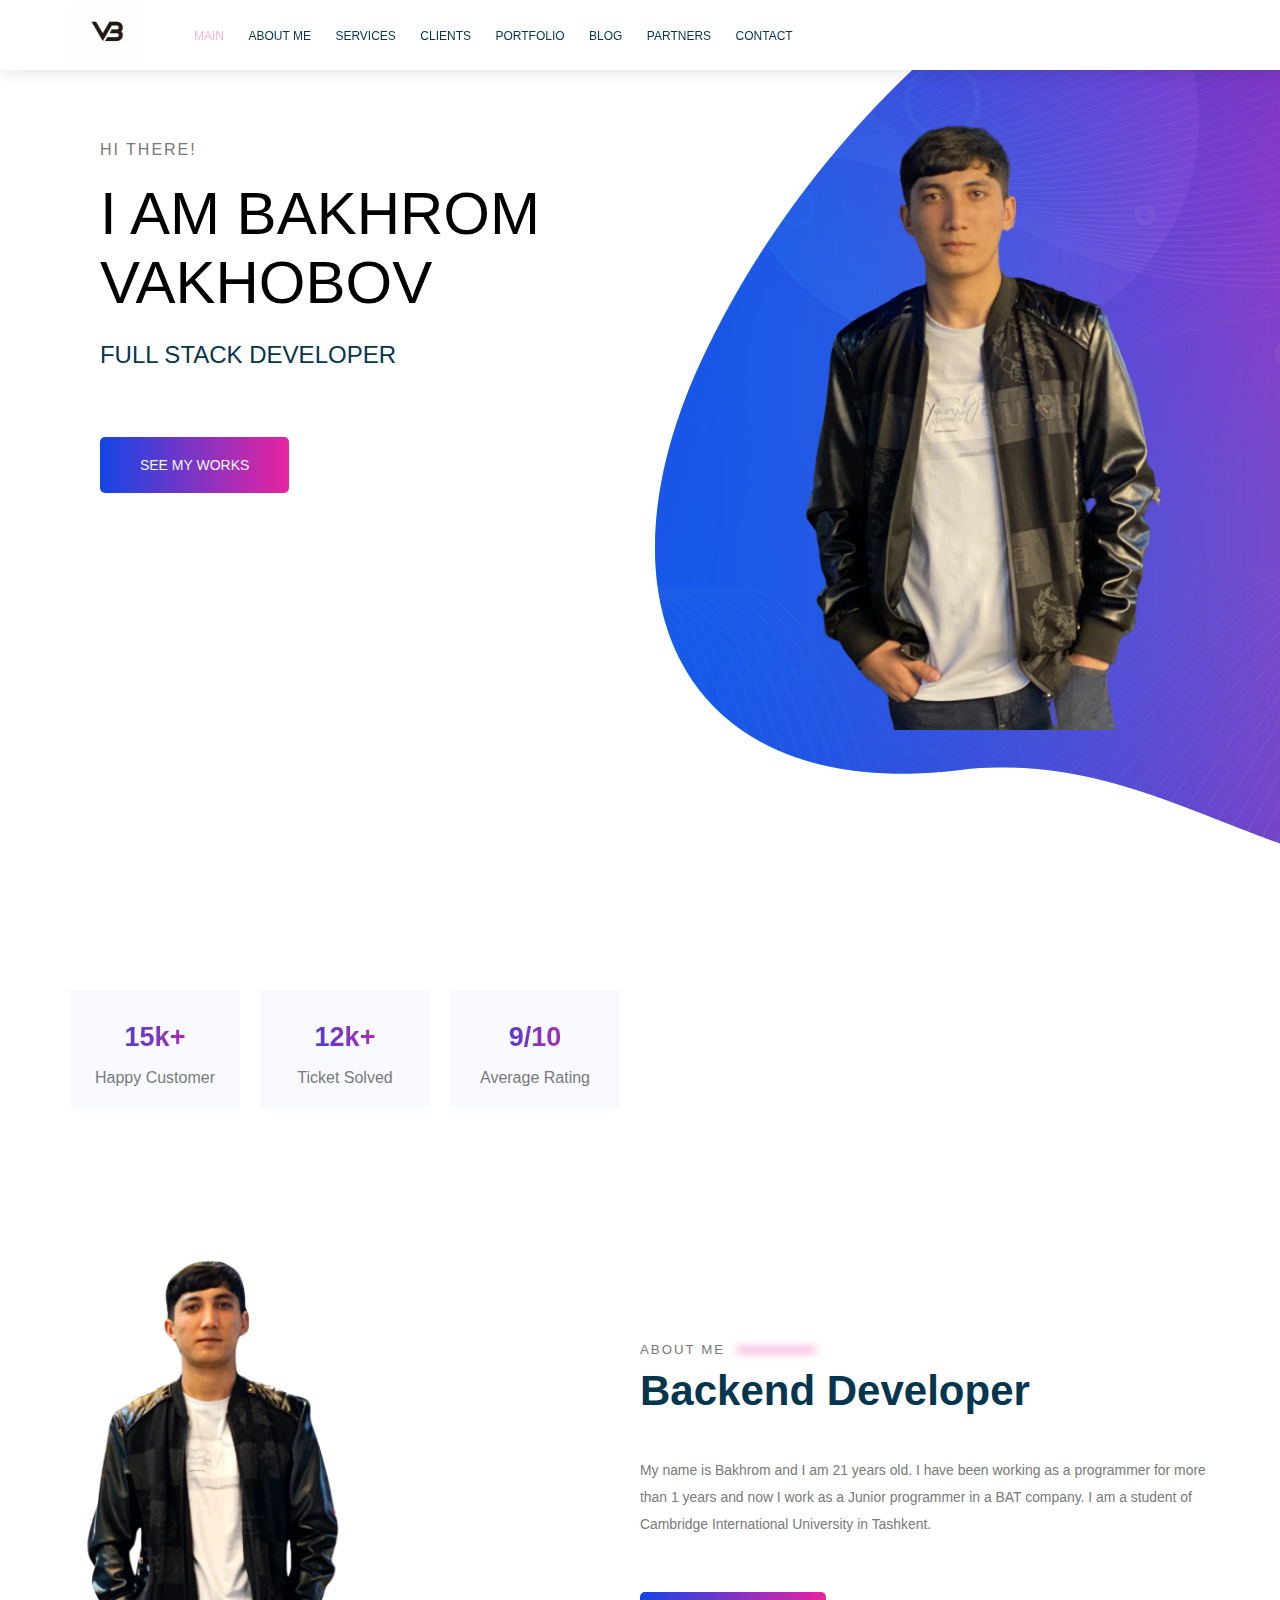
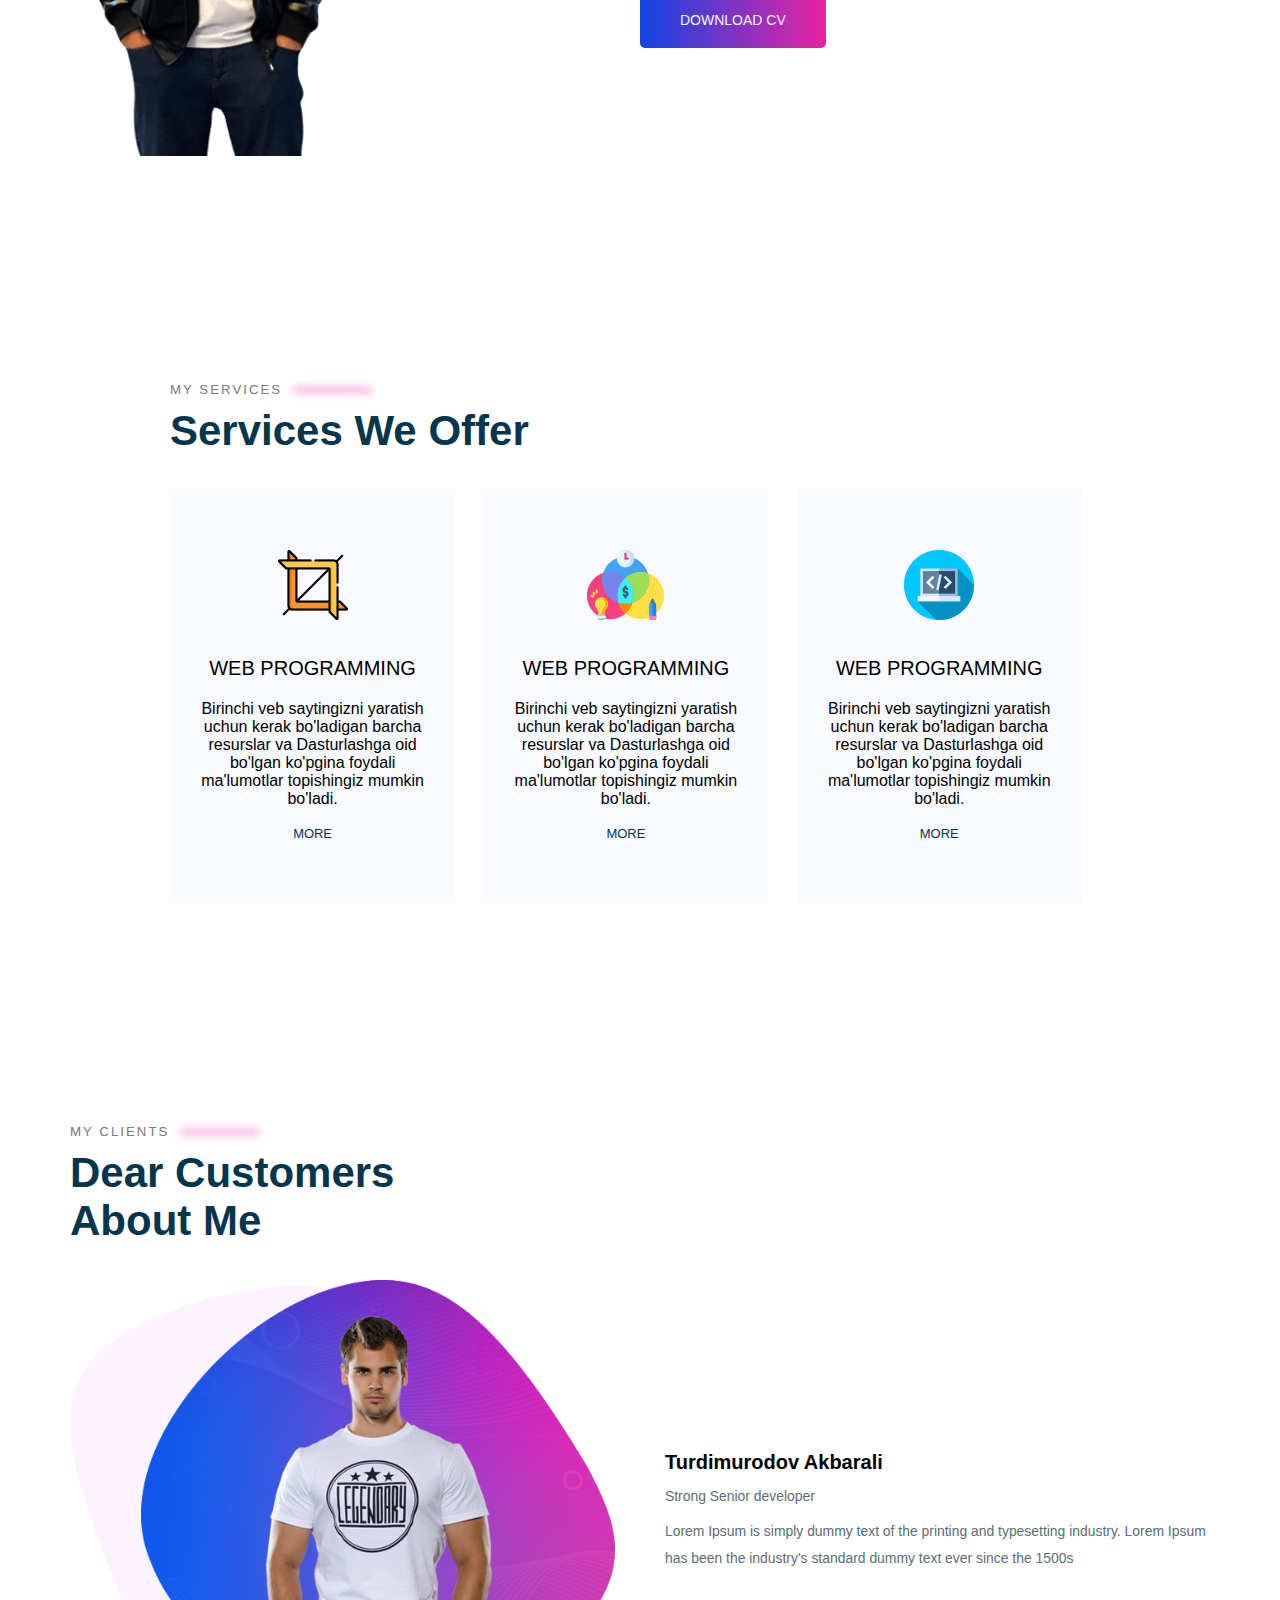
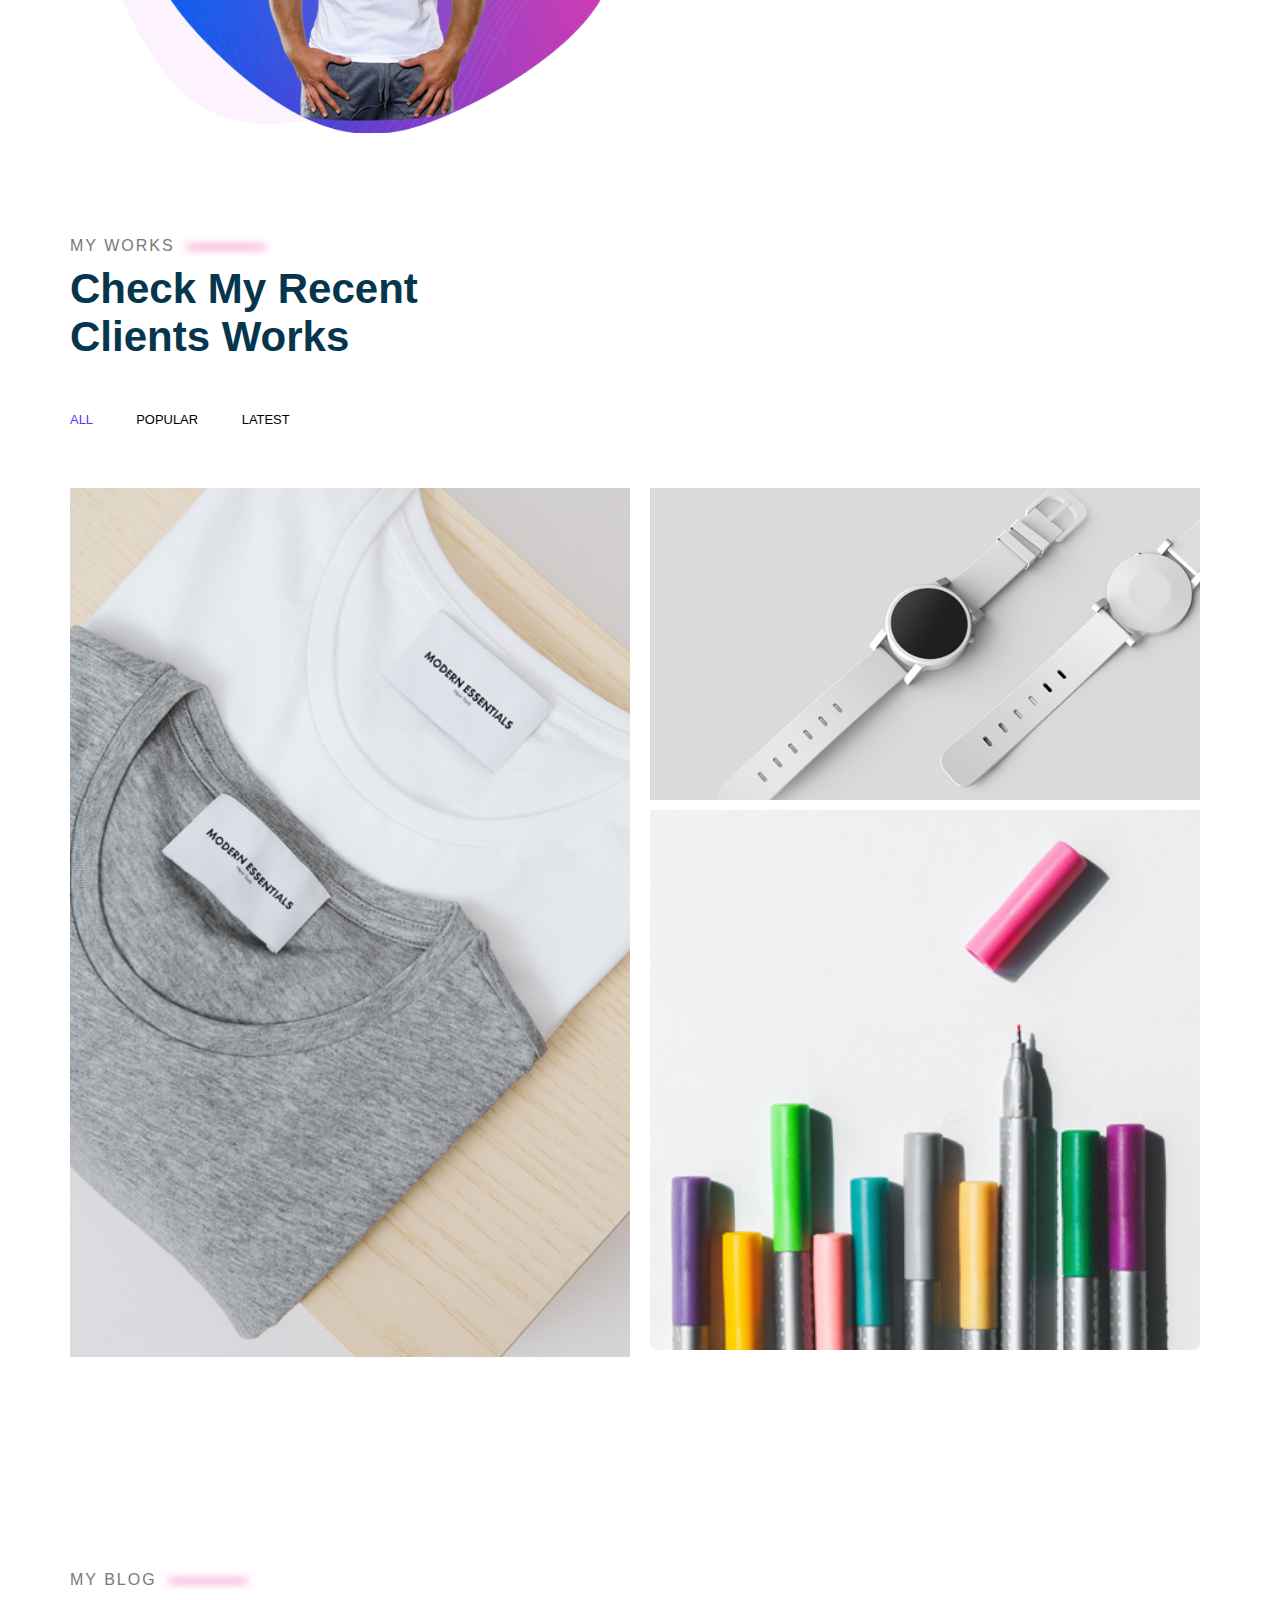
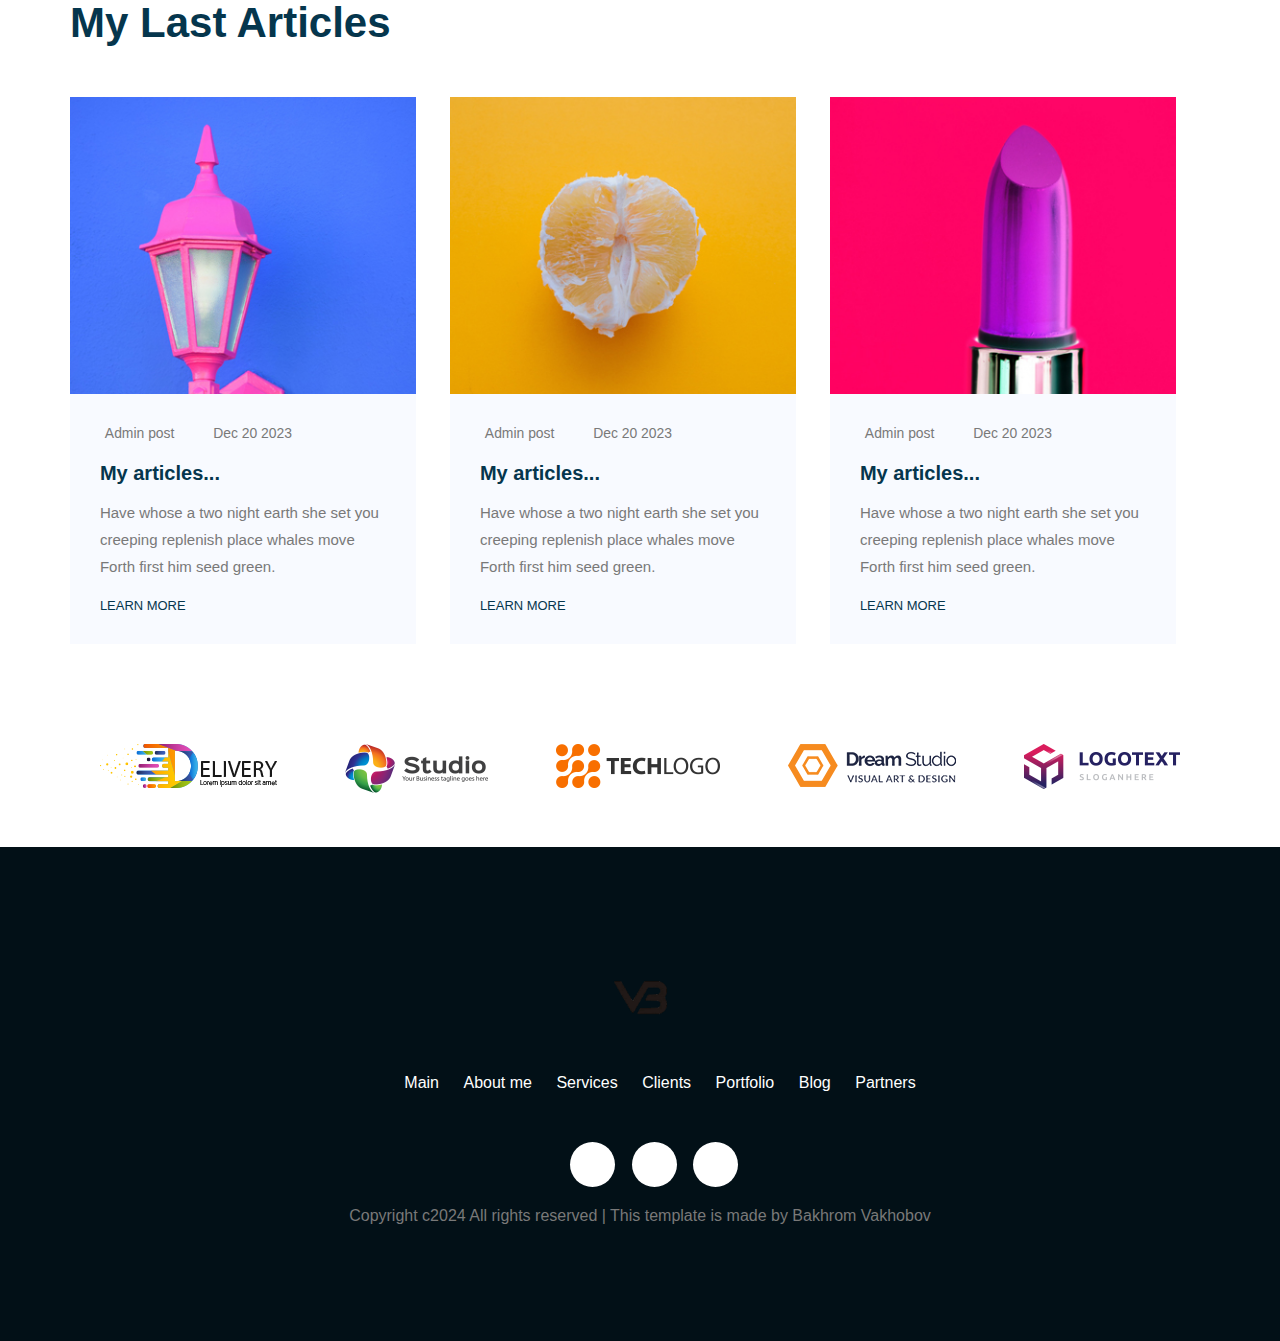
<file: index.html>
<!DOCTYPE html>
<html>
    <head>

        <title>Portfolio</title>
        <meta name="viewport" content="width=device-width, initial-scale=1.0">
        <link rel="stylesheet" href="https://cdnjs.cloudflare.com/ajax/libs/font-awesome/6.5.1/css/all.min.css" integrity="sha512-DTOQO9RWCH3ppGqcWaEA1BIZOC6xxalwEsw9c2QQeAIftl+Vegovlnee1c9QX4TctnWMn13TZye+giMm8e2LwA==" crossorigin="anonymous" referrerpolicy="no-referrer" />
        <link rel="stylesheet" href="./cssfile/share.css">
        <link rel="stylesheet" href="./cssfile/main.css">
    </head>
    <body>
        <header class="main-header">
            <div class="container">
                <div class="main-header__brand">
                    <a href="porfolio.html">
                        <img src="./images/logo1.png" alt="Logo">
                    </a>
                </div>
                <nav class="main-navigation">
                    <ul class="main-navigation__items">
                        <li class="main-navigation__item active">
                            <a href="#main-section">Main</a>
                        </li>
                        <li class="main-navigation__item">
                            <a href="#about-me">About me</a>
                        </li>
                        <li class="main-navigation__item">
                            <a href="#services">Services</a>
                        </li>
                        <li class="main-navigation__item">
                            <a href="#clients">Clients</a>
                        </li>
                        <li class="main-navigation__item">
                            <a href="#portfolio">Portfolio</a>
                        </li>
                        <li class="main-navigation__item">
                            <a href="#blog">Blog</a>
                        </li>
                        <li class="main-navigation__item">
                            <a href="#Partners">Partners</a>
                        </li>
                        <li class="main-navigation__item">
                            <a href="./contact.html">Contact</a>
                        </li>
                    </ul>
                </nav>  
            </div>
        </header>
        <!-- main section -->
        <div class="main-banner">
            <div class="container">
                <section id="main-section" class="main-section">
                    <div class="main-section__info">
                        <h4 class="main-section__hi to-uppercase">Hi there!</h4>
                        <h1 class="main-section__me to-uppercase">I am Bakhrom Vakhobov</h1>
                        <h3 class="main-section__position to-uppercase">Full Stack developer</h3>
                        <div class="main-section__social-networks">
                            <a href="https://t.me/Bahrom_Vaxobov">
                                <i class="fab fa-telegram"></i>
                            </a>
                            <a href="https://twitter.com/VahobovBahrom">
                                <i class="fab fa-twitter"></i>
                            </a>
                            <a href="https://www.instagram.com/vakhobovbahrom">
                                <i class="fab fa-instagram"></i>
                            </a>
                            <a href="https://www.facebook.com/bahrom.vahobov.528">
                                <i class="fab fa-facebook"></i>
                            </a>
                        </div>
                        <a href="https://github.com/Vakhobov/" style="text-decoration: none;">
                            <button type="button" class="button main-section__action to-uppercase">See my works</button>
                          </a>
                          
            
                    </div>
                    <div class="main-section__image">
                    <img src="./images/photome.png" alt="my image">
                    </div>
                </section>
                <div class="clearfix"></div>
            </div>
        </div>

    <!-- statistics -->
       <div class="container">
          <section class="statistics" id="statistics">
             <div class="statistics_item">
                <h3 class="statistics_number">15k+</h3>
                <p class="statistics_title">Happy Customer</p>
             </div>
             <div class="statistics_item">
                <h3 class="statistics_number">12k+</h3>
                <p class="statistics_title">Ticket Solved</p>
             </div>
             <div class="statistics_item">
                <h3 class="statistics_number">9/10</h3>
                <p class="statistics_title">Average Rating</p>
             </div>
          </section>
       </div>

        <!-- about me -->
        <div class="container">
            <section id="about-me" class="about-me">
                <div class="about-me__image">
                    <img src="./images/photo2.png" alt="About me" style="width: 300px;">
                </div>
                <div class="about-me__info">
                    <h5 class="section-subtitle">About me <span class="blur-line"></span></h5>
                    <h3 class="section-title">
                        Backend developer
                    </h3>
                    <p class="about-me__description">
                        My name is Bakhrom and I am 21 years old. I have been working as a programmer for more than 1 years and now I work as a Junior programmer in a BAT company. I am a student of Cambridge International University in Tashkent.
                    </p>
                    <a href="My_CV.pdf" download="My_CV.pdf" style="text-decoration: none;">
                        <button type="button" class="button to-uppercase about-me__action">
                            Download CV
                        </button>
                    </a>
                    
                </div>
            </section>
            <div class="clearfix"></div>
        </div>

         <!-- services -->
         <div class="container">
            <section id="services" class="services">
                <h5 class="section-subtitle">My Services <span class="blur-line"></span></h5>
                <h2 class="section-title">Services we offer</h2>
                <div class="services__cards">
                    <div class="service-card">
                        <img src="images/service-1.png" alt="service-1">
                        <h5 class="service-card__title">Web programming</h5>
                        <p class="service-card__descripption">Birinchi veb saytingizni yaratish uchun kerak bo'ladigan barcha resurslar va Dasturlashga oid bo'lgan ko'pgina foydali ma'lumotlar topishingiz mumkin bo'ladi.</p>
                        <a href="#" class="service-card__link">More</a>
                    </div>
                    <div class="service-card">
                        <img src="images/service-2.png" alt="service-3">
                        <h5 class="service-card__title">Web programming</h5>
                        <p class="service-card__descripption">Birinchi veb saytingizni yaratish uchun kerak bo'ladigan barcha resurslar va Dasturlashga oid bo'lgan ko'pgina foydali ma'lumotlar topishingiz mumkin bo'ladi.</p>
                        <a href="#" class="service-card__link">More</a>
                    </div>
                    <div class="service-card">
                        <img src="images/service-3.png" alt="service-3">
                        <h5 class="service-card__title">Web programming</h5>
                        <p class="service-card__descripption">Birinchi veb saytingizni yaratish uchun kerak bo'ladigan barcha resurslar va Dasturlashga oid bo'lgan ko'pgina foydali ma'lumotlar topishingiz mumkin bo'ladi.</p>
                        <a href="#" class="service-card__link">More</a>
                    </div>
                </div>
            </section>
        </div>
        

         <!-- clients -->
        <div class="container">
            <section id="clients" class="clients">
                <h5 class="section-subtitle">My Clients <span class="blur-line"></span></h5>
                <h2 class="section-title">Dear Customers <br> about me</h2>
                <div class="client-items">
                    <div class="client-item">
                        <div class="client-item__image">
                            <img src="./images/meblue.png" alt="Client image">
                        </div>
                        <div class="client-item__info">
                            <h3 class="client-item__name">Turdimurodov Akbarali</h3>
                            <p class="client-item__position">Strong Senior developer</p>
                            <p class="client-item__review">Lorem Ipsum is simply dummy text of the printing and typesetting industry. Lorem Ipsum has been the industry's standard dummy text ever since the 1500s</p>
                            <div class="client-item__rate">
                                <i class="fas fa-star"></i>
                                <i class="fas fa-star"></i>
                                <i class="fas fa-star"></i>
                                <i class="fas fa-star"></i>
                                <i class="fas fa-star disabled"></i>
     
                            </div>
                        </div>
                    </div>
                </div>
    
            </section>
            <div class="clearfix"></div>
        </div>

        <!-- Portfolio section -->
        <div class="container">
            <section id="portfolio" class="portfolio">
                <div class="section-subtitle">
                    My works
                    <span class="blur-line"></span>
                </div>
                <div class="section-title">
                    Check my recent<br>
                    clients works
                </div>
                <ul class="portfolio-filters">
                    <li class="active">
                        All
                    </li>
                    <li>
                        Popular
                    </li>
                    <li>
                        Latest
                    </li>
                </ul>
                <div class="portfolio-items">
                    <div class="portfolio-item portfolio-item-1">
                        <img src="./images/portfolio-1.jpg" alt="Portfolio image 1" class="portfolio-item__image">
                        <div class="portfolio-item__overlay"></div>
                        <div class="portfolio-item__info">
                            <h4>
                                <a href="#">Portolio item 1</a>
                            </h4>
                            <p>
                                About me
                            </p>
                        </div>
                    </div>
                    <div class="portfolio-item portfolio-item-2">
                        <img src="./images/portfolio-2.jpg" alt="Portfolio image 2" class="portfolio-item__image">
                        <div class="portfolio-item__overlay"></div>
                        <div class="portfolio-item__info">
                            <h4>
                                <a href="#">Portolio item 2</a>
                            </h4>
                            <p>
                                About me
                            </p>
                        </div>
                    </div>
                    <div class="portfolio-item portfolio-item-3">
                        <img src="./images/portfolio-3.jpg" alt="Portfolio image 3" class="portfolio-item__image">
                        <div class="portfolio-item__overlay"></div>
                        <div class="portfolio-item__info">
                            <h4>
                                <a href="#">Portolio item 3</a>
                            </h4>
                            <p>
                                About me
                            </p>
                        </div>
                    </div>
                </div>
            </section>
        </div>
        <!-- /Portfolio section -->

           <!-- blog -->

        <div class="container">
            <section id="blog" class="blog">
                <div class="section-subtitle">
                    My blog
                    <span class="blur-line"></span>
                </div>
                <div class="section-title">
                   My Last articles
                </div>
                <div class="blog-items">
                    <div class="blog-item">
                        <div class="blog-item__image">
                            <img src="./images/blog-1.jpg" alt="blog-1">
                        </div>
                        <div class="blog-item__info">
                            <div class="blog-item__main-info">
                                <span class="blog-item__author">
                                    <i class="fa fa-user"></i>
                                    Admin post
                                </span>
                                <i class="fa fa-calendar"></i>
                                <span class="blog-item__date">Dec 20 2023</span>
                            </div>
                            <h5 class="blog-item__title">My articles...</h5>
                            <p class="blog-item__description">
                                Have whose a two night earth she set you creeping replenish place whales move Forth first him seed green.
                            </p>
                            <a class="blog-item__learn-more">Learn more</a>
                        </div>
                    </div>
                    <div class="blog-item">
                        <div class="blog-item__image">
                            <img src="./images/blog-2.jpg" alt="blog-2">
                        </div>
                        <div class="blog-item__info">
                            <div class="blog-item__main-info">
                                <span class="blog-item__author">
                                    <i class="fa fa-user"></i>
                                    Admin post
                                </span>
                                <i class="fa fa-calendar"></i>
                                <span class="blog-item__date">Dec 20 2023</span>
                            </div>
                            <h5 class="blog-item__title">My articles...</h5>
                            <p class="blog-item__description">
                                Have whose a two night earth she set you creeping replenish place whales move Forth first him seed green.
                            </p>
                            <a class="blog-item__learn-more">Learn more</a>
                        </div>
                    </div>
                    <div class="blog-item">
                        <div class="blog-item__image">
                            <img src="./images/blog-3.jpg" alt="blog-3">
                        </div>
                        <div class="blog-item__info">
                            <div class="blog-item__main-info">
                                <span class="blog-item__author">
                                    <i class="fa fa-user"></i>
                                    Admin post
                                </span>
                                <i class="fa fa-calendar"></i>
                                <span class="blog-item__date">Dec 20 2023</span>
                            </div>
                            <h5 class="blog-item__title">My articles...</h5>
                            <p class="blog-item__description">
                                Have whose a two night earth she set you creeping replenish place whales move Forth first him seed green.
                            </p>
                            <a class="blog-item__learn-more">Learn more</a>
                        </div>
                    </div>
                </div>
            </section>
        </div>
         <!-- partners -->
        <div class="container">
            <section id="Partners" class="partners">
               <div class="partner">
                 <img src="./images/partner-1.png">
               </div>
               <div class="partner">
                <img src="./images/partner-2.png">
              </div>
              <div class="partner">
                <img src="./images/partner-3.png">
              </div>
              <div class="partner">
                <img src="./images/partner-4.png">
              </div>
              <div class="partner">
                <img src="./images/partner-5.png">
              </div>
            </section>
        </div>
         <!-- footer -->
        <footer class="footer">
           <div class="container">
                <div class="footer__brand" style="color: antiquewhite;">
                    <img src="./images/real-logo.png" alt="logo">
                </div>
                <nav class="footer-navigation">
                    <ul class="footer-navigation__items">
                        <li class="footer-navigation__item">
                            <a href="#main-section">Main</a>
                        </li>
                        <li class="footer-navigation__item">
                            <a href="#about-me">About me</a>
                        </li>
                        <li class="footer-navigation__item">
                            <a href="#services">Services</a>
                        </li>
                        <li class="footer-navigation__item">
                            <a href="#clients">Clients</a>
                        </li>
                        <li class="footer-navigation__item">
                            <a href="#portfolio">Portfolio</a>
                        </li>
                        <li class="footer-navigation__item">
                            <a href="#blog">Blog</a>
                        </li>
                        <li class="footer-navigation__item">
                            <a href="#Partners">Partners</a>
                        </li>
                    </ul>
                </nav>
                <ul class="footer__socials">
                     <li class="footer__social">
                        <a href="https://t.me/Bahrom_Vaxobov">
                            <i class="fab fa-telegram"></i>
                        </a>
                     </li>
                     <li class="footer__social">
                        <a href="https://www.instagram.com/vakhobovbahrom">
                            <i class="fab fa-instagram"></i>
                        </a>
                     </li>
                     <li class="footer__social">
                        <a href="https://twitter.com/VahobovBahrom">
                            <i class="fab fa-twitter"></i>
                        </a>
                     </li>
                </ul>
                <p class="footer-text">
                    Copyright c2024 All rights reserved | This template is made by Bakhrom Vakhobov
                </p>
           </div>
        </footer>
    </body>
</html>
</file>
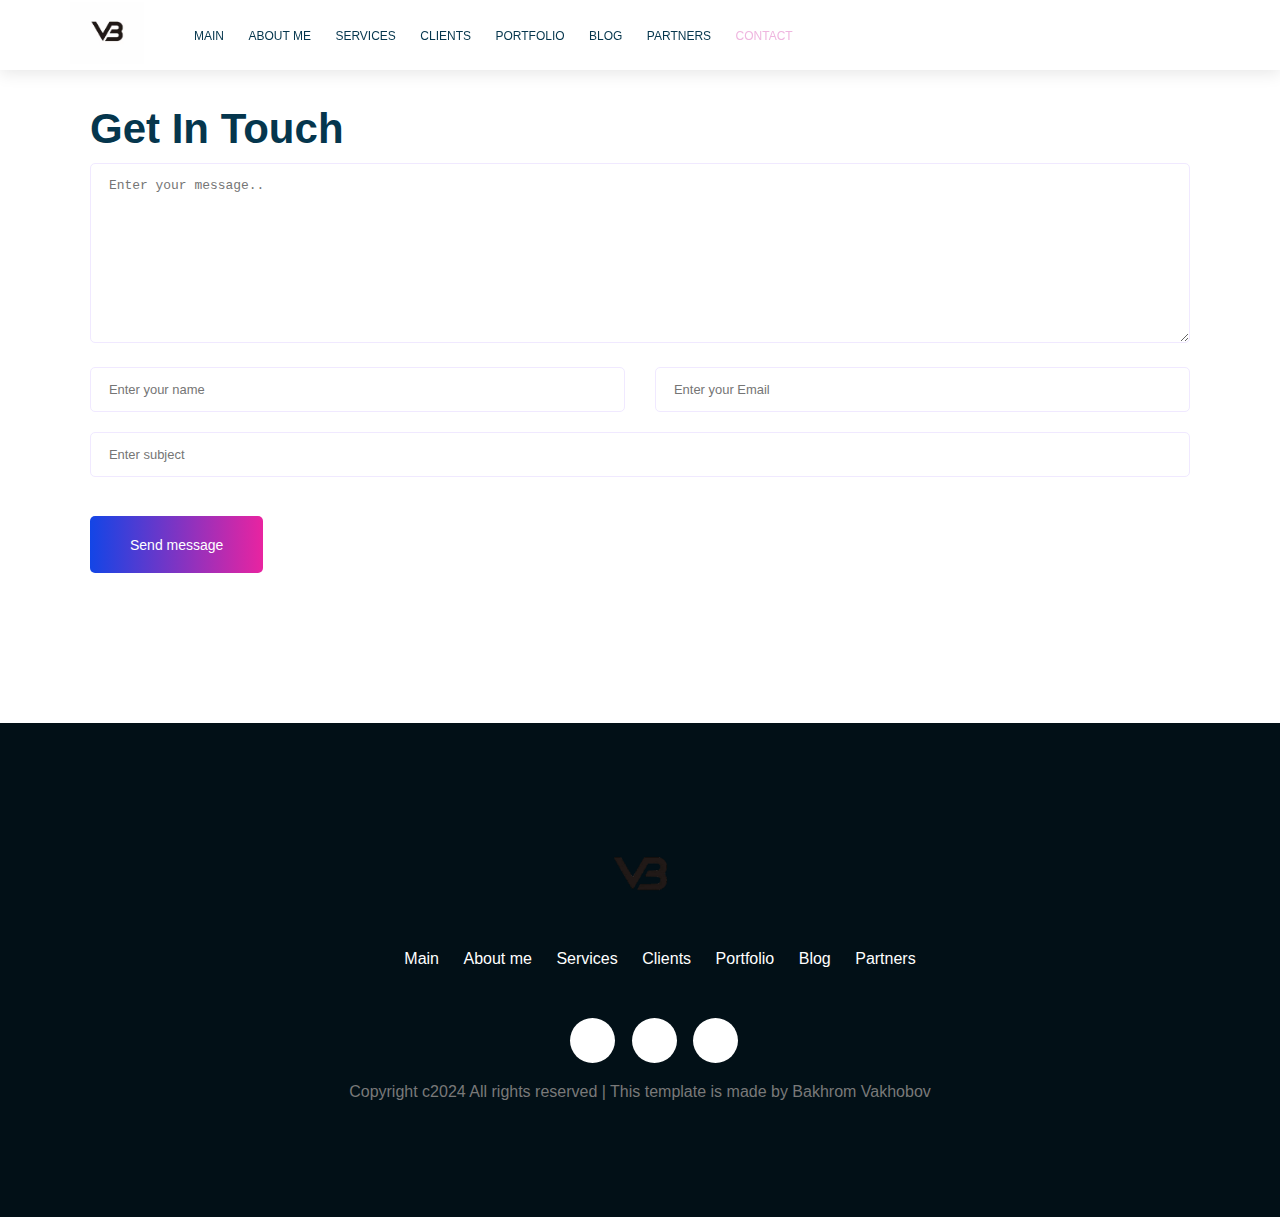
<file: contact.html>
<!DOCTYPE html>
<html>
    <head>
        <title>Portfolio - Contaxt
        </title>
        <link rel="stylesheet" href="https://cdnjs.cloudflare.com/ajax/libs/font-awesome/6.5.1/css/all.min.css" integrity="sha512-DTOQO9RWCH3ppGqcWaEA1BIZOC6xxalwEsw9c2QQeAIftl+Vegovlnee1c9QX4TctnWMn13TZye+giMm8e2LwA==" crossorigin="anonymous" referrerpolicy="no-referrer" />
        <link rel="stylesheet" href="./cssfile/share.css">
        <link rel="stylesheet" href="./cssfile/contact.css">
    </head>
    <body>
        <!-- header section -->
        <header class="main-header">
            <div class="container">
                <div class="main-header__brand">
                    <a href="porfolio.html">
                        <img src="./images/logo1.png" alt="Logo">
                    </a>
                </div>
                <nav class="main-navigation">
                    <ul class="main-navigation__items">
                        <li class="main-navigation__item">
                            <a href="./portfolio.html">Main</a>
                        </li>
                        <li class="main-navigation__item">
                            <a href="#">About me</a>
                        </li>
                        <li class="main-navigation__item">
                            <a href="#">Services</a>
                        </li>
                        <li class="main-navigation__item">
                            <a href="#">Clients</a>
                        </li>
                        <li class="main-navigation__item">
                            <a href="#">Portfolio</a>
                        </li>
                        <li class="main-navigation__item">
                            <a href="#">Blog</a>
                        </li>
                        <li class="main-navigation__item">
                            <a href="#">Partners</a>
                        </li>
                        <li class="main-navigation__item active">
                            <a href="./contact.html">Contact</a>
                        </li>
                    </ul>
                </nav>  
            </div>
        </header>

        <div class="container">
            <section class="contact">
                <div class="section-title">
                    Get in touch
                </div>
                <form action="/server.php" method="get">
                    <textarea rows="10" placeholder="Enter your message.." name="message"></textarea>
                    <div class="half-flex">
                        <div class="contact__firstname">
                        <input type="text" placeholder="Enter your name" name="firsname">
                        </div>
                        <div class="contact__email">
                            <input type="email" placeholder="Enter your Email" name="Email">
                        </div>
                    </div>
                    
                    <input type="text" name="subject" placeholder="Enter subject">
                    <button class="button contact__send" type="submit">Send message</button>
                </form>
            </section>
        </div>
     
        <!-- footer -->
        <footer class="footer">
            <div class="container">
                 <div class="footer__brand">
                     <img src="./images/real-logo.png" alt="logo">
                 </div>
                 <nav class="footer-navigation">
                     <ul class="footer-navigation__items">
                         <li class="footer-navigation__item">
                             <a href="#">Main</a>
                         </li>
                         <li class="footer-navigation__item">
                             <a href="#">About me</a>
                         </li>
                         <li class="footer-navigation__item">
                             <a href="#">Services</a>
                         </li>
                         <li class="footer-navigation__item">
                             <a href="#">Clients</a>
                         </li>
                         <li class="footer-navigation__item">
                             <a href="#">Portfolio</a>
                         </li>
                         <li class="footer-navigation__item">
                             <a href="#">Blog</a>
                         </li>
                         <li class="footer-navigation__item">
                             <a href="#">Partners</a>
                         </li>
                     </ul>
                 </nav>
                 <ul class="footer__socials">
                      <li class="footer__social">
                         <a href="#">
                             <i class="fab fa-telegram"></i>
                         </a>
                      </li>
                      <li class="footer__social">
                         <a href="#">
                             <i class="fab fa-instagram"></i>
                         </a>
                      </li>
                      <li class="footer__social">
                         <a href="#">
                             <i class="fab fa-twitter"></i>
                         </a>
                      </li>
                 </ul>
                 <p class="footer-text">
                     Copyright c2024 All rights reserved | This template is made by Bakhrom Vakhobov
                 </p>
            </div>
         </footer>
    </body>
</html>
</file>
<file: cssfile/share.css>
/* Core styles */
html{
    scroll-behavior: smooth;
}
body {
    margin: 0;
    font-family:"Robota", sans-serif;
}

.container {
    width: 1140px;
    margin: 0 auto;
}

.to-uppercase {
    text-transform: uppercase;
}

.clearfix {
    clear: both;
}



.section-subtitle {
    letter-spacing: 2px;
    font-weight: 500;
    margin-bottom: 0.625rem;
    color: #797979;
    text-transform: uppercase;
}

.section-title {
    margin-top: 0.32rem;
    font-size: 42px;
    font-weight: 700;
    text-transform: capitalize;
    color: #05364D;
}


a {
    transition: all 0.3s ease-in-out;
}

button {
    font-family: inherit;
    transition: all 0.3s ease-in-out;
}
.button {
    border: none;
    background: linear-gradient(to right, #1345e6 0%, #ed239f 51%, #1345e6 100%);
    background-size: 200% auto;
    color: #FFFFFF;
    font-weight: 500;
    font-size: 14px;
    padding: 1.26rem 2.5rem;
    cursor: pointer;
    border-radius: 5px;
}

.button:hover {
    background-position: right center;
}

.blur-line {
    display: inline-block;
    position: relative;
    top: -2px;
    margin-left: 0.32rem;
    width: 80px;
    height: 4px;
    background-color: rgba(237,35,159,0.6);
    filter: blur(4px);
    border-radius: 4px;
}


/* main-header section */


.main-header {
    position: fixed;
    top: 0;
    left: 0;
    width: 100%;
    background-color: white;
    box-shadow: 0px 3px 16px 0px rgb(0 0 0 / 10%);
    z-index: 10;
}

.main-header .container{
    display: flex;
    align-items: center;
}

.main-header__brand img {
    width: 74px;
}



.main-navigation__item {
    display: inline-block;
    padding: 0.625rem;
}

.main-navigation__item a {
    color: #05364d;
    text-decoration: none;
    text-transform: uppercase;
    font-size: 0.75rem;
    font-weight: 500;
}

.main-navigation__item a:hover {
    color: #efb6df;
}

.main-navigation__item.active a {
    color: #efb6df;
}

/* footer section */

.footer{
    padding: 100px 0;
    margin-top: 50px;
    background-color: #021017;
    text-align: center;
}

.footer__brand img{
    width: 128px;
}

.footer-navigation__item{
    display: inline-block;
    padding: 0 10px;
}

.footer-navigation__items{
    margin-bottom: 50px;
}

.footer-navigation__item a {
    color: white;
    text-decoration: none;
}

.footer__social{
    display: inline-block;
    width: 45px;
    height: 45px;
    line-height: 45px;
    text-align: center;
    background: #ffffff;
    border-radius: 36px;
    color: #05364D;
    font-size: 1rem;
    margin-right: 12px;
}

.footer__social a{
    color: #021017;
}

.footer-text{
    color: #797979;
}
.footer__social:hover i{
    color: white;
}

.footer__social:hover{
    background: linear-gradient(90deg, #1345e6 0%, #ed239f 100%);
}


@media only screen  and (max-width: 991px){
    .container{
        width: 90%;
    }
    .main-navigation{
        display: none;
    }
    /* footer */
    .footer-navigation {
        display: none;
    }
}


@media only screen and (max-width: 767px) {
    .container{
        width: 96%;
    }

    
    
}
</file>
<file: cssfile/main.css>
/* main section */

.main-banner{
    background: url(../images/main-banner.png) no-repeat top center;
    background-position:center ;
    background-size: cover;
    min-height: 890px;
}

.main-section{
    padding: 7.5rem 1.87rem;
    display: flex;
    justify-content: space-between;
}


.about-me__image img{
    width: 100%;
}
.about-me__image{
    text-align: left;
}

.main-section__image{
    text-align: right;
}
.main-section__image img{
    width: 400px;
}
.main-section__hi{
    font-size: 1rem;
    font-weight: 400;
    margin-bottom: 1.25rem;
    letter-spacing: 2px;
    color: #797979;
}
.main-section__me{
    margin-top: 1.25rem;
    font-size: 3.75rem;
    font-weight: 500;
    margin-bottom: 1.25rem;
    /* background: linear-gradient(90deg , #1345e6 0%, #ed239f 100%); */
    /* -webkit-background-clip: text; */
    /* -webkit-text-fill-color: transparent; */
}
.main-section__social-networks a{
    color: #8fa1aa;
    font-size: 1.25rem;
    display: inline-block;
    margin-right: 1rem;
    cursor: pointer;
}
.main-section__social-networks a:hover i{
    color: #1c44e4;

}
.main-section__position{
    color: #05364e;
    font-size: 1.5rem;
    font-weight: 300;
    margin-bottom: 1.25rem;
}
.main-section__action{
    margin-top: 1.87rem;
}

/* Statistics */
.statistics{
    padding-top: 6.25rem;
    display: flex;

}
.statistics_item{
    width: 150px;
    background-color: #f8faff;
    text-align: center;
    padding: 0.32rem 0.625rem;
    margin-right: 1.25rem;

}
.statistics_number{
    font-size: 1.69rem;
    margin-bottom: 0.32rem;
    background: linear-gradient(90deg , #1345e6 0%, #ed239f 100%);
    -webkit-background-clip: text;
    -webkit-text-fill-color: transparent;
}
.statistics_title{
    font-size: 16px;
    color: #797979;
    font-weight: 300;
}
/* about me  section */
.about-me{
    padding: 6.25rem 0;
    display: flex;
    align-items: center;
}
.about-me > div{
    flex: 1;
}
.about-me__image img{
    width: 90%;
}

.section-subtitle{
    letter-spacing: 2px;
    font-weight: 500;
    margin-bottom: 10px;
    color: #797979;
    text-transform: uppercase;
}
.section-title{
    margin-top: 5px;
    font-size: 42px;
    font-weight: 700;
    text-transform: capitalize;
    color: #05364d;
}
.button{
    border: none;
    background:linear-gradient(to right, #1345e6 0%, #ed239f 51%, #1345e6 100%);
    color: aliceblue;
    font-weight: 500;
    font-size: 14px;
    padding: 20px 40px;
    cursor: pointer;
    border-radius: 5px;
    background-size:200% auto;
}
.button:hover {
    background-position: right center;
}

.blur-line{
    display: inline-block;
    position: relative;
    top: -2px;
    margin-left: 5px;
    width: 80px;
    height: 4px;
    background-color: rgb(237, 35, 159, 0.6);
    filter: blur(4px);
    border-radius: 4px;
}
.about-me__description{
    font-size: 0.87rem;
    font-weight: 300;
    color: #797979;
    line-height: 1.69rem;
}

.about-me__action{
    margin-top: 2.5rem;
}

/* serveces section  */

.services{
    padding: 6.25rem;
}
.services__cards{
    display: flex;
    justify-content: space-between;
}

.service-card{ 
    padding: 3.75rem 1.87rem;
    background-color:  #f8faff;
    margin-right: 3%;
    text-align: center;
    box-sizing: border-box;
    transition: all 0.4s ease 0s;
}
.service-card__title{
    columns: #05364d;
    font-size: 1.25rem;
    font-weight: 500;
    margin-bottom: 20px;
    text-transform: uppercase;
}
.service-card__description{
    font-size: 0.87rem;
    line-height: 1.68rem;
    font-weight: 300;
    color: #797979;
}

.service-card__link{
    font-size: 0.81rem;
    font-weight: 500;
    text-transform: uppercase;
    color: #05364d;
    text-decoration: none;
}
.service-card:hover{
    background-color: #5f30ff;
}
.service-card:hover .service-card__title,
.service-card:hover .service-card__description
.service-card:hover .service-card__link {
    color: #ffffff;
}

/* my clients section */
.clients{
    padding-top: 6.25rem;

}

.client-item{
    display: flex;
    align-items: center;
}
.client-item__info{
    padding-left: 3.12rem;
}
.client-item > div {
    flex: 1;    
}
.client-item__image img{
    width: 100%;
}
.client-item__name{
    font-size: 20px;
    margin-bottom: 4px;
}
.client-item__position{
    font-size: 0.87rem;
    font-weight: 300;
    color: #5b6d75;

}
.client-item__review{
    font-size: 0.87rem;
    line-height: 1.68rem;
    font-weight: 300;
    color: #5b6d75;
}
.client-item__rate{
    color: #ffd805;
}
.client-item__rate .disabled{
    color: #aeb9be;
}
/* portfolio */

.portfolio{
    padding: 6.25rem 0;
   
}

.portfolio-filters{
    list-style: none;
    padding-left: 0;
    margin-top:3.12rem ;

}
.portfolio-filters li{
    display: inline;
    margin-right: 2.5rem;
    font-size: 0.81rem;
    font-weight: 400;
    text-transform: uppercase;
}
.portfolio-filters li:hover, .portfolio-filters li.active {
    color: #5f30ff;
}

.portfolio-items {
    position: relative;
    margin-top: 3.125rem;
}
.portfolio-item {
    position: relative;
    display: inline-block;
    cursor: pointer;
    width: 50%;
    padding: 0.625rem;
    box-sizing: border-box;
}
.portfolio-item-1{
    padding-left: 0;
}

.portfolio-item-2 {
    position: absolute;
    right: 0;
    top: 0;
}
.portfolio-item-3 {
    position: absolute;
    top: 322px;
    right: 0;
}
.portfolio-item__image{
    width: 100%;
}
.portfolio-item__overlay{
    position: absolute;
    left: 0;
    top: 0;
    height: 100%;
    width: 100%;
    z-index: 1;
    transition: all 0.4s ease 0s;
}
.portfolio-item__info{
    position: absolute;
    bottom: 44px;
    left: 80px;
    color: white;
    visibility: hidden;
    opacity: 0;
    z-index: 1;
    transition: all 0.4s ease 0s;

}
.portfolio-item__info a {
    color: white;
    text-decoration: none;
}
.portfolio-item:hover .portfolio-item__overlay{
    background: rgb(19, 69, 239, 0.9);
    visibility: visible;
    top: 20px;
    left: 20px;
}
.portfolio-item:hover .portfolio-item__info{
    visibility: visible;
    opacity: 1;
    bottom: 24px;
    left: 60px;
}

/* blog section */

.blog{
    padding-top: 6.25rem;
}

.blog-items{
    margin-top: 3.125rem;
    display: flex;
    justify-content: space-between;
}

.blog-item{
    overflow: hidden;
    margin-right: 3%;
    box-sizing: border-box;
}
.blog-item:hover {
    box-shadow: 0px 10px 20px rgb(5 54 77 / 10%);
}

.blog-item:hover .blog-item__info {
    background-color: white;
}
.blog-item__image{
    overflow: hidden;
}
.blog-item__image img{
   width: 100%;
   vertical-align: middle;
   transition: all 0.4s ease 0s;
}

.blog-item:hover .blog-item__image img{
   transform: scale(1.1);
}
.blog-item__info{
    background-color: #f8faff;
    padding: 1.87rem;
    color: #797979;

}
.blog-item__main-info span{
    font-size: 0.87rem;
    margin-right: 1.87rem;
    font-weight: lighter ;
}

.blog-item__info i{
    margin-right: 0.31rem;
}

.blog-item__title {
    font-size: 1.25rem;
    margin-top: 1.25rem;
    margin-bottom: 0.94rem;
    color: #05364d;
    font-weight: 700;
}

.blog-item__description{
    line-height: 1.68rem;
    font-weight: lighter;
    font-size: 0.94rem;
}
.blog-item__learn-more{
    font-size: 0.81rem;
    font-weight: 500;
    text-transform: uppercase;
    color: #05364d;
}
.blog-item__learn-more:hover{
    color: #ed239f;
}

/* parners section */

.partners {
    padding-top:  6.25rem;
    display: flex;
    justify-content: space-between;
}
.partner {
    display: inline-block;
    padding: 0 1.87rem;
}
@media only screen and (max-width:991px) {
    .main-section__image{
        display: none;
    }
    .main-section > div{
        width: 100%;
    }
    /* statistics */
    .statistics{
        padding-top: 1rem;
        text-align: center;
        justify-content: center;
    }

    /* about me sec */
    .about-me{
        padding: 1.5rem 0;
    }
  
    .about-me__image{
        display: none;
    }
    /* services */
    .services{
        padding: 1.5rem 0;
    }

    .services__cards{
        flex-wrap: wrap;
    }
    .service-card{
        flex-basis: 45%;
        margin-bottom: 20px;
    }
     /* clients */
     .clients{
        padding: 1.5rem 0;
    }

    .client-item{
        flex-direction: column;
    }

    .client-item > div{
        width: 100%;
        float: none;
    }
     /* blog */
     .blog{
        padding: 1.5rem 0;
    }

    .blog-items{
        flex-wrap: wrap;
    }

    .blog-item{
        width: 45%;
        margin-bottom: 20px;
    }
      /* partners */
    .partners{
        padding: 1.5rem 0;
        flex-direction: column;
    }
    .partner{
        padding: 0;
        text-align: center;
        margin-bottom: 10px;
    }

}

@media only screen and (max-width: 767px) {
    /* main section */
    .main-banner{
        
        background: none;
        min-height: auto;
    }
    
    .main-section__action{
        display: none;
    }
    
    /* .statistics sec */
    .statistics_item{
        width: 100%;
        margin-bottom: 20px;
        margin-right: 0;
        box-sizing: border-box;
    }
    .statistics{
        flex-direction: column;
    }
    .main-section__me{
        font-size: 3rem;
    }

    /* services section} */
    .services{
        padding: 1.5rem 0;
    }
    

    .service-card{
        flex-basis: 100%;
        margin-right: 0;
        margin-bottom: 20px;
    }

    /* portfolio sec */
    .portfolio{
        padding: 1.5rem 0;
    }
    .portfolio-item{
        width: 100%;
    }
    .portfolio-item-2,
    .portfolio-item-3{
        position: static;
    }
    /* blog */

    .blog-items{
        flex-direction: column;
    
    }

    .blog-item{
        width: 100%;
        margin-right: 0;
        margin-bottom: 20px;
    }



}
</file>
<file: cssfile/contact.css>
.contact{
    padding: 6.25rem 1.25rem;

}

textarea, input{
    width: 100%;
    padding: 0.87rem;
    margin-top: 0.625rem;
    margin-bottom: 0.625rem; 
    border: 1px solid #f0e9ff;
    border-radius: 5px;
    /* height: 48px; */
    padding-left: 1.12rem;
    font-size: 0.81rem;
    background: transparent;
    color: #495057;
    box-sizing: border-box;
}

textarea:focus, 
input:focus {
    outline: 0;
}

.half-flex{
    display: flex;

}

.contact__firstname {
    padding-right: 0.94rem;
    flex: 1;
}

.contact__email{
    padding-left: 0.94rem;
    flex: 1;
}

.contact__send{
    margin-top: 1.87rem;
}

@media only screen and (max-width:991px){
    .half-flex{
        flex-direction: column;
    }
    .contact__firstname, .contact__email{
        padding:0;

    }
    
}
</file>
